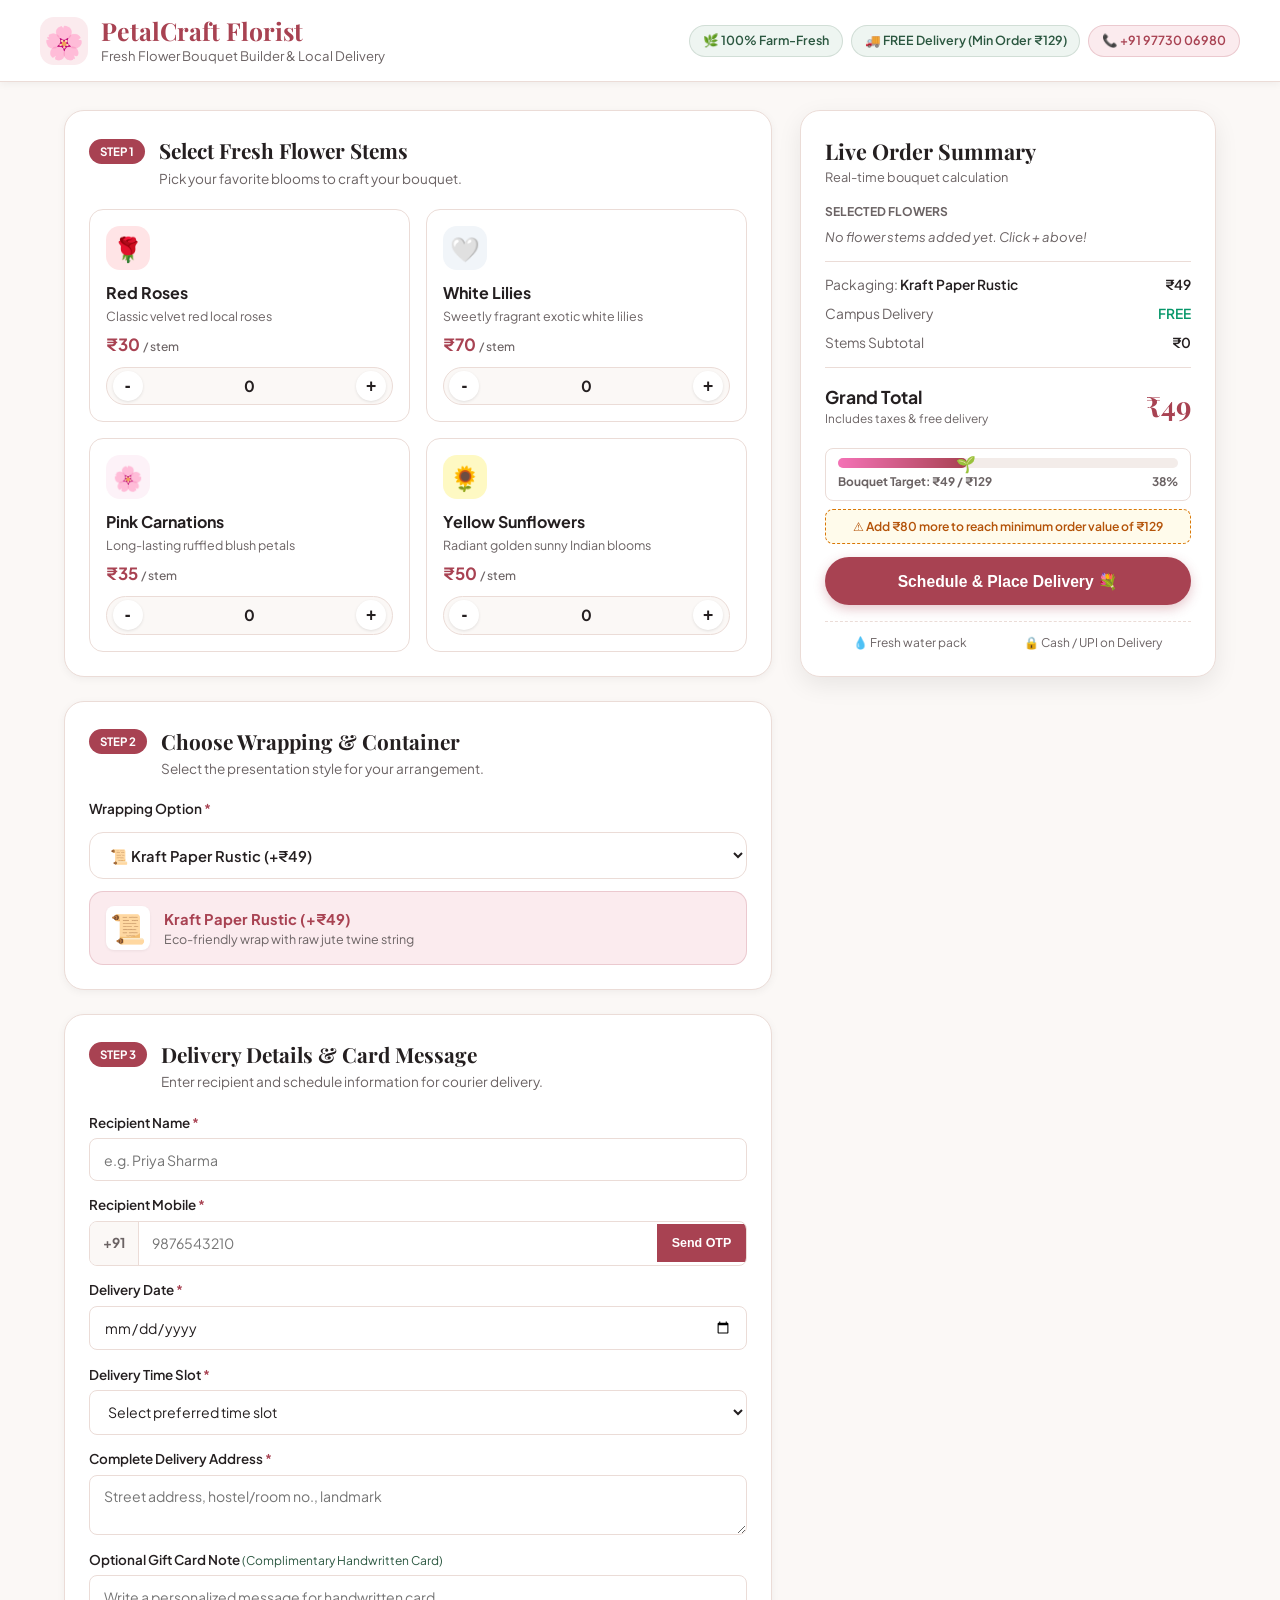
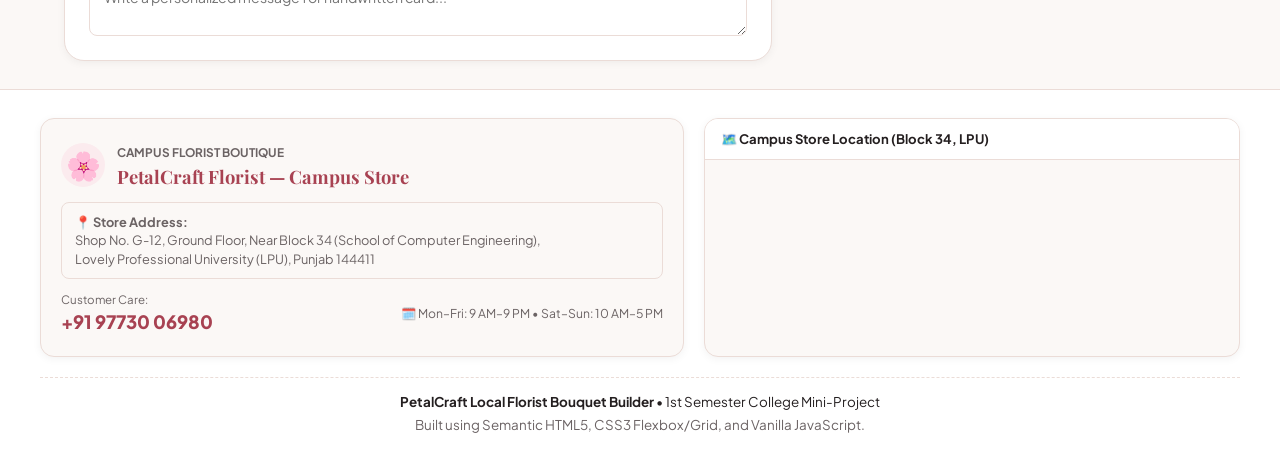
<file: index.html>
<!DOCTYPE html>
<html lang="en">
<head>
  <meta charset="UTF-8">
  <meta name="viewport" content="width=device-width, initial-scale=1.0">
  <title>PetalCraft | Local Florist Fresh Flower Bouquet Builder</title>
  <link rel="preconnect" href="https://fonts.googleapis.com">
  <link rel="preconnect" href="https://fonts.gstatic.com" crossorigin>
  <link href="https://fonts.googleapis.com/css2?family=Plus+Jakarta+Sans:wght@400;500;600;700&family=Playfair+Display:ital,wght@0,600;0,700;1,400&display=swap" rel="stylesheet">
  <link rel="stylesheet" href="style.css?v=3">
</head>
<body>

  <!-- Site Header -->
  <header class="site-header">
    <div class="header-container">
      <div class="brand">
        <span class="brand-icon">🌸</span>
        <div><h1 class="brand-title">PetalCraft Florist</h1><p class="brand-tagline">Fresh Flower Bouquet Builder & Local Delivery</p></div>
      </div>
      <div class="header-badges">
        <span class="badge">🌿 100% Farm-Fresh</span>
        <span class="badge">🚚 FREE Delivery (Min Order ₹129)</span>
        <a href="tel:+919773006980" class="badge support-badge">📞 +91 97730 06980</a>
      </div>
    </div>
  </header>

  <!-- Main Layout -->
  <main class="main-container">
    <div class="builder-column">

      <!-- Step 1: Flower Stems -->
      <section class="card-section">
        <div class="section-heading">
          <span class="step-pill">Step 1</span>
          <div><h2>Select Fresh Flower Stems</h2><p>Pick your favorite blooms to craft your bouquet.</p></div>
        </div>
        <div class="flowers-grid">
          <article class="flower-card" data-flower="rose">
            <div class="flower-icon-wrap rose-bg">🌹</div>
            <div class="flower-info"><h3>Red Roses</h3><p class="flower-desc">Classic velvet red local roses</p><span class="flower-price">₹30 <small>/ stem</small></span></div>
            <div class="qty-control"><button type="button" class="btn-qty" onclick="changeQty('rose', -1)">-</button><span class="qty-display" id="qty-rose">0</span><button type="button" class="btn-qty" onclick="changeQty('rose', 1)">+</button></div>
          </article>
          <article class="flower-card" data-flower="lily">
            <div class="flower-icon-wrap lily-bg">🤍</div>
            <div class="flower-info"><h3>White Lilies</h3><p class="flower-desc">Sweetly fragrant exotic white lilies</p><span class="flower-price">₹70 <small>/ stem</small></span></div>
            <div class="qty-control"><button type="button" class="btn-qty" onclick="changeQty('lily', -1)">-</button><span class="qty-display" id="qty-lily">0</span><button type="button" class="btn-qty" onclick="changeQty('lily', 1)">+</button></div>
          </article>
          <article class="flower-card" data-flower="carnation">
            <div class="flower-icon-wrap carnation-bg">🌸</div>
            <div class="flower-info"><h3>Pink Carnations</h3><p class="flower-desc">Long-lasting ruffled blush petals</p><span class="flower-price">₹35 <small>/ stem</small></span></div>
            <div class="qty-control"><button type="button" class="btn-qty" onclick="changeQty('carnation', -1)">-</button><span class="qty-display" id="qty-carnation">0</span><button type="button" class="btn-qty" onclick="changeQty('carnation', 1)">+</button></div>
          </article>
          <article class="flower-card" data-flower="sunflower">
            <div class="flower-icon-wrap sunflower-bg">🌻</div>
            <div class="flower-info"><h3>Yellow Sunflowers</h3><p class="flower-desc">Radiant golden sunny Indian blooms</p><span class="flower-price">₹50 <small>/ stem</small></span></div>
            <div class="qty-control"><button type="button" class="btn-qty" onclick="changeQty('sunflower', -1)">-</button><span class="qty-display" id="qty-sunflower">0</span><button type="button" class="btn-qty" onclick="changeQty('sunflower', 1)">+</button></div>
          </article>
        </div>
      </section>

      <!-- Step 2: Wrapping Dropdown -->
      <section class="card-section">
        <div class="section-heading">
          <span class="step-pill">Step 2</span>
          <div><h2>Choose Wrapping & Container</h2><p>Select the presentation style for your arrangement.</p></div>
        </div>
        <div class="wrapping-select-group">
          <label for="wrappingSelect" class="form-label">Wrapping Option <span class="req">*</span></label>
          <select id="wrappingSelect" class="form-select" onchange="updateSummary()">
            <option value="kraft" selected>📜 Kraft Paper Rustic (+₹49)</option>
            <option value="satin">🎀 Luxury Satin Wrap (+₹99)</option>
            <option value="vase">🏺 Handmade Glass Vase (+₹199)</option>
            <option value="basket">🧺 Artisan Woven Basket (+₹249)</option>
          </select>
          <div class="wrap-preview-badge">
            <span class="wrap-badge-icon" id="wrapPreviewIcon">📜</span>
            <div><strong id="wrapPreviewTitle">Kraft Paper Rustic (+₹49)</strong><p id="wrapPreviewDesc">Eco-friendly wrap with raw jute twine string</p></div>
          </div>
        </div>
      </section>

      <!-- Step 3: Delivery Form -->
      <section class="card-section">
        <div class="section-heading">
          <span class="step-pill">Step 3</span>
          <div><h2>Delivery Details & Card Message</h2><p>Enter recipient and schedule information for courier delivery.</p></div>
        </div>
        <form id="orderForm" onsubmit="handleOrderSubmit(event)" novalidate>
          <div class="form-grid">
            <div class="form-group">
              <label for="recipientName">Recipient Name <span class="req">*</span></label>
              <input type="text" id="recipientName" placeholder="e.g. Priya Sharma" required>
            </div>
            <div class="form-group">
              <label for="recipientPhone">Recipient Mobile <span class="req">*</span></label>
              <div class="phone-input-wrap">
                <span class="country-prefix">+91</span>
                <input type="tel" id="recipientPhone" placeholder="9876543210" maxlength="10" required>
                <button type="button" class="btn-otp" onclick="sendOtp()">Send OTP</button>
              </div>
              <span class="phone-verified-tag" id="phoneVerifiedTag" style="display: none;">✓ Verified</span>
            </div>
            <div class="form-group full-width" id="otpBox" style="display: none;">
              <div class="otp-card">
                <div class="otp-card-top"><span>🔐 4-Digit Verification OTP</span><span class="otp-demo-badge">Demo OTP: 1234</span></div>
                <div class="otp-input-row">
                  <input type="text" id="otpInput" maxlength="4" placeholder="Enter 4-digit OTP" class="otp-field">
                  <button type="button" class="btn-verify" onclick="verifyOtp()">Verify OTP</button>
                </div>
                <small class="otp-hint-text">Enter the demo OTP code above to confirm phone ownership.</small>
              </div>
            </div>
            <div class="form-group">
              <label for="deliveryDate">Delivery Date <span class="req">*</span></label>
              <input type="date" id="deliveryDate" required>
            </div>
            <div class="form-group">
              <label for="timeSlot">Delivery Time Slot <span class="req">*</span></label>
              <select id="timeSlot" required>
                <option value="">Select preferred time slot</option>
                <option value="Morning (09:00 AM - 12:00 PM)">Morning (09:00 AM - 12:00 PM)</option>
                <option value="Afternoon (01:00 PM - 04:00 PM)">Afternoon (01:00 PM - 04:00 PM)</option>
                <option value="Evening (05:00 PM - 08:00 PM)">Evening (05:00 PM - 08:00 PM)</option>
              </select>
            </div>
            <div class="form-group full-width">
              <label for="deliveryAddress">Complete Delivery Address <span class="req">*</span></label>
              <textarea id="deliveryAddress" rows="2" placeholder="Street address, hostel/room no., landmark" required></textarea>
            </div>
            <div class="form-group full-width">
              <label for="giftMessage">Optional Gift Card Note <span class="char-hint">(Complimentary Handwritten Card)</span></label>
              <textarea id="giftMessage" rows="2" placeholder="Write a personalized message for handwritten card..."></textarea>
            </div>
          </div>
        </form>
      </section>
    </div>

    <!-- Live Order Summary Sidebar -->
    <aside class="summary-column">
      <div class="summary-sticky-card">
        <h2 class="summary-title">Live Order Summary</h2>
        <p class="summary-subtitle">Real-time bouquet calculation</p>
        <div class="summary-block">
          <span class="summary-label">Selected Flowers</span>
          <ul class="stems-list" id="stemsList"><li class="empty-state">No flower stems added yet. Click + above!</li></ul>
        </div>
        <div class="divider"></div>
        <div class="summary-line"><span>Packaging: <strong id="summaryPackagingName">Kraft Paper Rustic</strong></span><span id="summaryPackagingCost">₹49</span></div>
        <div class="summary-line"><span>Campus Delivery</span><span><strong style="color:#059669">FREE</strong></span></div>
        <div class="summary-line"><span>Stems Subtotal</span><span id="summaryStemSubtotal">₹0</span></div>
        <div class="divider"></div>
        <div class="summary-total-line">
          <div><span class="total-label">Grand Total</span><small class="total-hint">Includes taxes & free delivery</small></div>
          <span class="total-price" id="grandTotal">₹49</span>
        </div>
        <!-- Flower Bouquet Progress Loading Bar -->
        <div class="flower-progress-box">
          <div class="flower-progress-bar"><div class="flower-progress-fill" id="flowerProgressFill" style="width: 38%;"><span class="flower-progress-bud" id="flowerBudIcon">🌱</span></div></div>
          <div class="flower-progress-text"><span id="flowerProgressStatus">Bouquet Growth: ₹49 / ₹129</span><span id="flowerProgressPct">38%</span></div>
        </div>
        <div class="min-order-hint" id="minOrderHint">⚠️ Min order value is ₹129. Add ₹80 more to checkout.</div>
        <button type="button" class="btn-checkout" onclick="handleOrderSubmit(event)">Schedule & Place Delivery 💐</button>
        <div class="summary-footer-perks"><span>💧 Fresh water pack</span><span>🔒 Cash / UPI on Delivery</span></div>
      </div>
    </aside>
  </main>

  <!-- Tax Invoice Modal -->
  <div class="modal-overlay" id="orderModal" role="dialog" aria-modal="true" aria-labelledby="modalTitle">
    <div class="modal-card">
      <div class="modal-header">
        <div class="modal-badge-check">✓</div>
        <span class="status-chip">Order Placed Successfully!</span>
        <h2 id="modalTitle">Flower Delivery Confirmed</h2>
        <p class="modal-desc">Thank you! Your tracking details and bill receipt are generated below.</p>
      </div>
      <div class="printable-invoice" id="printableInvoice"></div>
      <div class="modal-actions">
        <button type="button" class="btn-secondary" onclick="window.print()">🖨️ Print / Save Bill</button>
        <button type="button" class="btn-primary" onclick="closeModal()">🌸 Place Another Order</button>
      </div>
    </div>
  </div>

  <!-- Store Address & Map Footer -->
  <footer class="site-footer">
    <div class="footer-container">
      <div class="footer-store-grid">
        <div class="support-card">
          <div class="support-header"><span class="support-icon">🌸</span><div><span class="support-label">Campus Florist Boutique</span><h3 class="store-name">PetalCraft Florist — Campus Store</h3></div></div>
          <address class="store-address">📍 <strong>Store Address:</strong><br>Shop No. G-12, Ground Floor, Near Block 34 (School of Computer Engineering),<br>Lovely Professional University (LPU), Punjab 144411</address>
          <div class="support-contact-row">
            <div><span class="contact-mini-label">Customer Care:</span><a href="tel:+919773006980" class="support-phone">+91 97730 06980</a></div>
            <div class="support-hours">🗓️ Mon–Fri: 9 AM–9 PM • Sat–Sun: 10 AM–5 PM</div>
          </div>
        </div>
        <div class="map-card">
          <div class="map-card-header"><span>🗺️ Campus Store Location (Block 34, LPU)</span></div>
          <div class="map-responsive">
            <iframe src="https://www.google.com/maps/embed?pb=!1m18!1m12!1m3!1d3410.8963053992857!2d75.70218537587695!3d31.25129377433827!2m3!1f0!2f0!3f0!3m2!1i1024!2i768!4f13.1!3m3!1m2!1s0x391a5f666a524c0b%3A0x196fbb45828c029a!2sBlock%2034%20-%20School%20of%20Computer%20Engineering%2C%20Punjab%20144411!5e0!3m2!1sen!2sin!4v1794121090671!5m2!1sen!2sin" width="100%" height="190" style="border:0;" allowfullscreen="" loading="lazy" referrerpolicy="strict-origin-when-cross-origin"></iframe>
          </div>
        </div>
      </div>
      <div class="footer-bottom-info">
        <p><strong>PetalCraft Local Florist Bouquet Builder</strong> • 1st Semester College Mini-Project</p>
        <p class="footer-sub">Built using Semantic HTML5, CSS3 Flexbox/Grid, and Vanilla JavaScript.</p>
      </div>
    </div>
  </footer>

  <script src="script.js"></script>
</body>
</html>
</file>
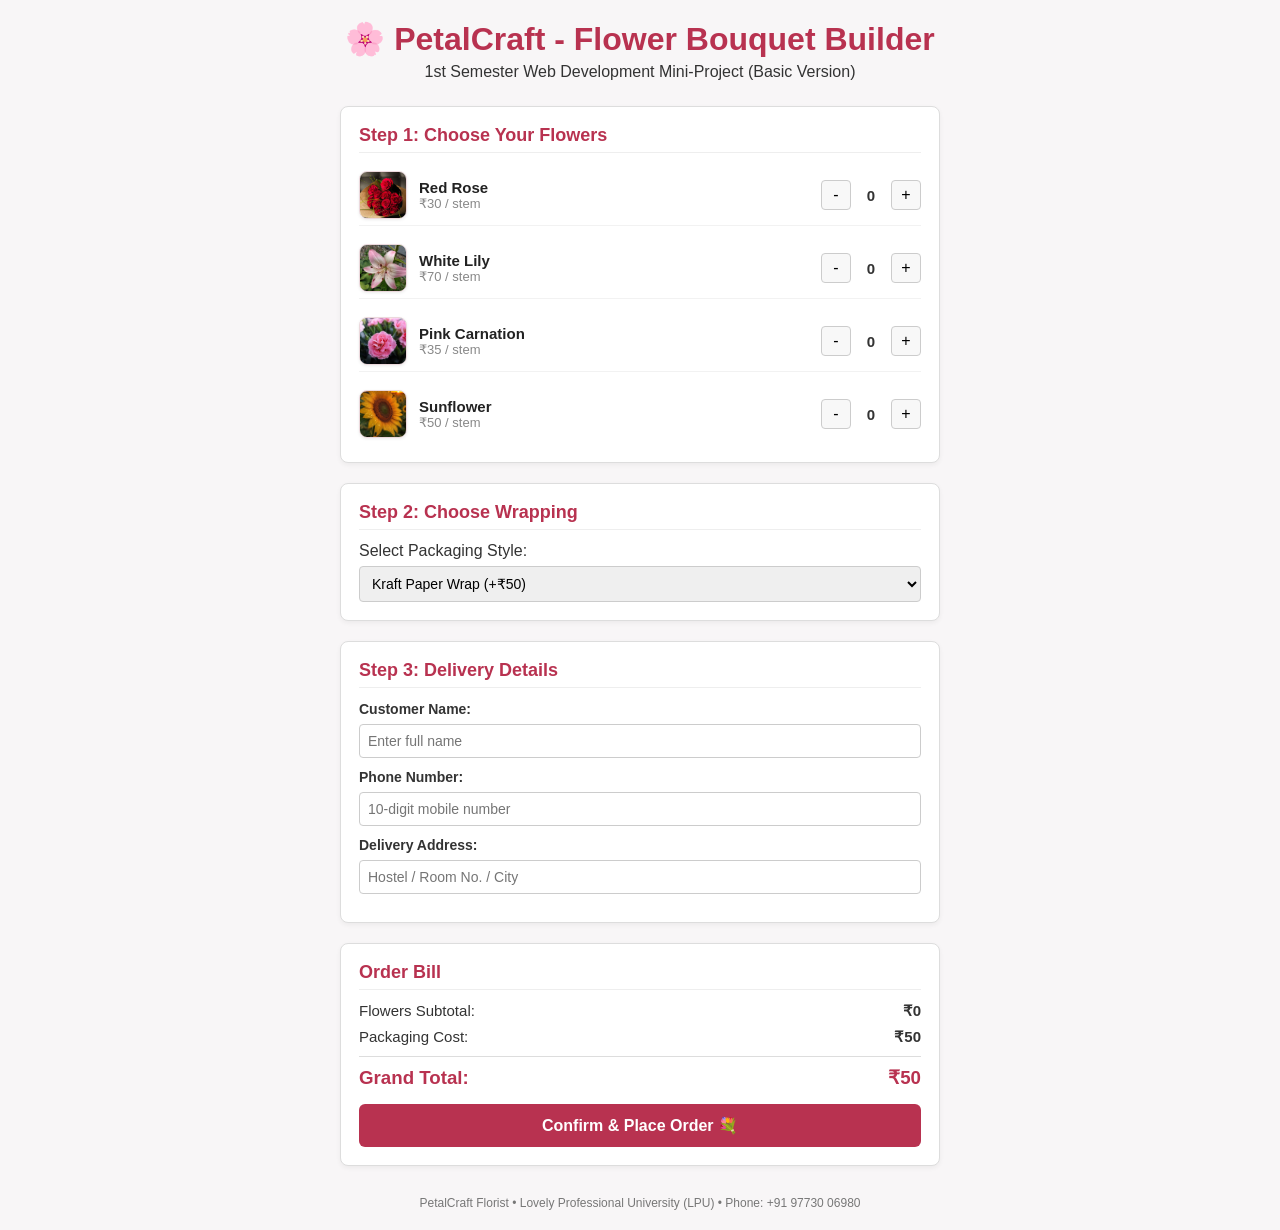
<file: basic-version/index.html>
<!DOCTYPE html>
<html lang="en">
<head>
  <meta charset="UTF-8">
  <meta name="viewport" content="width=device-width, initial-scale=1.0">
  <title>Flower Bouquet Builder - Basic Version</title>
  <link rel="stylesheet" href="style.css?v=2">
</head>
<body>

  <header class="header">
    <h1>🌸 PetalCraft - Flower Bouquet Builder</h1>
    <p>1st Semester Web Development Mini-Project (Basic Version)</p>
  </header>

  <main class="container">
    
    <!-- Step 1: Select Flowers -->
    <section class="card">
      <h2>Step 1: Choose Your Flowers</h2>
      <div class="flower-list">
        
        <div class="flower-item">
          <div class="flower-info">
            <img src="images/rose.jpg" alt="Red Rose" class="flower-thumb">
            <div>
              <strong>Red Rose</strong>
              <span class="flower-price">₹30 / stem</span>
            </div>
          </div>
          <div class="counter">
            <button type="button" onclick="changeQty('rose', -1)">-</button>
            <span id="qty-rose">0</span>
            <button type="button" onclick="changeQty('rose', 1)">+</button>
          </div>
        </div>

        <div class="flower-item">
          <div class="flower-info">
            <img src="images/lily.jpg" alt="White Lily" class="flower-thumb">
            <div>
              <strong>White Lily</strong>
              <span class="flower-price">₹70 / stem</span>
            </div>
          </div>
          <div class="counter">
            <button type="button" onclick="changeQty('lily', -1)">-</button>
            <span id="qty-lily">0</span>
            <button type="button" onclick="changeQty('lily', 1)">+</button>
          </div>
        </div>

        <div class="flower-item">
          <div class="flower-info">
            <img src="images/carnation.jpg" alt="Pink Carnation" class="flower-thumb">
            <div>
              <strong>Pink Carnation</strong>
              <span class="flower-price">₹35 / stem</span>
            </div>
          </div>
          <div class="counter">
            <button type="button" onclick="changeQty('carnation', -1)">-</button>
            <span id="qty-carnation">0</span>
            <button type="button" onclick="changeQty('carnation', 1)">+</button>
          </div>
        </div>

        <div class="flower-item">
          <div class="flower-info">
            <img src="images/sunflower.jpg" alt="Sunflower" class="flower-thumb">
            <div>
              <strong>Sunflower</strong>
              <span class="flower-price">₹50 / stem</span>
            </div>
          </div>
          <div class="counter">
            <button type="button" onclick="changeQty('sunflower', -1)">-</button>
            <span id="qty-sunflower">0</span>
            <button type="button" onclick="changeQty('sunflower', 1)">+</button>
          </div>
        </div>

      </div>
    </section>

    <!-- Step 2: Choose Packaging -->
    <section class="card">
      <h2>Step 2: Choose Wrapping</h2>
      <label for="wrapSelect">Select Packaging Style:</label>
      <select id="wrapSelect" onchange="calculateTotal()">
        <option value="50">Kraft Paper Wrap (+₹50)</option>
        <option value="100">Luxury Satin Ribbon (+₹100)</option>
        <option value="200">Glass Vase (+₹200)</option>
      </select>
    </section>

    <!-- Step 3: Delivery Info -->
    <section class="card">
      <h2>Step 3: Delivery Details</h2>
      <div class="form-group">
        <label for="custName">Customer Name:</label>
        <input type="text" id="custName" placeholder="Enter full name">
      </div>
      <div class="form-group">
        <label for="custPhone">Phone Number:</label>
        <input type="tel" id="custPhone" placeholder="10-digit mobile number">
      </div>
      <div class="form-group">
        <label for="custAddress">Delivery Address:</label>
        <input type="text" id="custAddress" placeholder="Hostel / Room No. / City">
      </div>
    </section>

    <!-- Step 4: Live Bill & Submit -->
    <section class="card bill-card">
      <h2>Order Bill</h2>
      <p>Flowers Subtotal: <strong id="flowerSubtotal">₹0</strong></p>
      <p>Packaging Cost: <strong id="packagingCost">₹50</strong></p>
      <hr>
      <h3>Grand Total: <span id="grandTotal">₹50</span></h3>
      <button type="button" class="order-btn" onclick="placeOrder()">Confirm & Place Order 💐</button>
    </section>

  </main>

  <footer class="footer">
    <p>PetalCraft Florist • Lovely Professional University (LPU) • Phone: +91 97730 06980</p>
  </footer>

  <script src="script.js"></script>
</body>
</html>
</file>
<file: style.css>
/* PetalCraft Florist - Stylesheet (1st Semester Project) */

/* 1. Global CSS Variables & Design System */
:root {
  --primary: #a84252;
  --primary-hover: #8f3443;
  --primary-light: #fbebee;
  --botanical: #2b5740;
  --botanical-light: #eef5f1;
  --bg-page: #fbf8f6;
  --bg-card: #ffffff;
  --text-main: #241f20;
  --text-muted: #6b6364;
  --border: #ebdcd7;
  --shadow-sm: 0 2px 8px rgba(0, 0, 0, 0.05);
  --shadow-md: 0 8px 24px rgba(0, 0, 0, 0.08);
  --radius-sm: 8px;
  --radius-md: 14px;
  --radius-lg: 20px;
  --radius-full: 999px;
  --font-body: 'Plus Jakarta Sans', system-ui, sans-serif;
  --font-serif: 'Playfair Display', Georgia, serif;
}

/* 2. Universal Reset */
*,
*::before,
*::after {
  box-sizing: border-box;
  margin: 0;
  padding: 0;
}

/* 3. Base Body & Solid Warm Background */
body {
  font-family: var(--font-body);
  background-color: var(--bg-page);
  color: var(--text-main);
  line-height: 1.5;
  min-height: 100vh;
  display: flex;
  flex-direction: column;
}

/* 4. Site Header & Badges */
.site-header {
  background: var(--bg-card);
  border-bottom: 1px solid var(--border);
  padding: 1rem 1.5rem;
  box-shadow: var(--shadow-sm);
}

.header-container {
  max-width: 1200px;
  margin: 0 auto;
  display: flex;
  justify-content: space-between;
  align-items: center;
  flex-wrap: wrap;
  gap: 1rem;
}

.brand {
  display: flex;
  align-items: center;
  gap: 0.8rem;
}

.brand-icon {
  font-size: 2rem;
  background: var(--primary-light);
  width: 48px;
  height: 48px;
  display: grid;
  place-items: center;
  border-radius: var(--radius-md);
}

.brand-title {
  font-family: var(--font-serif);
  font-size: 1.55rem;
  color: var(--primary);
  line-height: 1.2;
}

.brand-tagline {
  font-size: 0.82rem;
  color: var(--text-muted);
}

.header-badges {
  display: flex;
  gap: 0.5rem;
  flex-wrap: wrap;
}

.badge {
  background: var(--botanical-light);
  color: var(--botanical);
  font-size: 0.78rem;
  font-weight: 600;
  padding: 0.35rem 0.8rem;
  border-radius: var(--radius-full);
  border: 1px solid rgba(43, 87, 64, 0.15);
  text-decoration: none;
}

.support-badge {
  background: var(--primary-light);
  color: var(--primary);
  border-color: rgba(168, 66, 82, 0.2);
}

.support-badge:hover {
  background: var(--primary);
  color: #ffffff;
}

/* 5. Main 2-Column Layout */
.main-container {
  max-width: 1200px;
  width: 100%;
  margin: 1.75rem auto;
  padding: 0 1.5rem;
  display: grid;
  grid-template-columns: 1.7fr 1fr;
  gap: 1.75rem;
  align-items: start;
  flex: 1;
}

.builder-column {
  display: flex;
  flex-direction: column;
  gap: 1.5rem;
}

.card-section {
  background: var(--bg-card);
  border: 1px solid var(--border);
  border-radius: var(--radius-lg);
  padding: 1.5rem;
  box-shadow: var(--shadow-sm);
}

.section-heading {
  display: flex;
  align-items: flex-start;
  gap: 0.85rem;
  margin-bottom: 1.25rem;
}

.step-pill {
  background: var(--primary);
  color: #ffffff;
  font-size: 0.72rem;
  font-weight: 700;
  padding: 0.25rem 0.7rem;
  border-radius: var(--radius-full);
  text-transform: uppercase;
  margin-top: 0.2rem;
}

.section-heading h2 {
  font-family: var(--font-serif);
  font-size: 1.3rem;
}

.section-heading p {
  font-size: 0.85rem;
  color: var(--text-muted);
  margin-top: 0.15rem;
}

/* 6. Step 1: Flower Cards Grid */
.flowers-grid {
  display: grid;
  grid-template-columns: repeat(auto-fit, minmax(220px, 1fr));
  gap: 1rem;
}

.flower-card {
  border: 1px solid var(--border);
  border-radius: var(--radius-md);
  padding: 1rem;
  display: flex;
  flex-direction: column;
  gap: 0.65rem;
  background: var(--bg-card);
  transition: transform 0.2s, border-color 0.2s;
}

.flower-card:hover {
  transform: translateY(-2px);
  border-color: var(--primary);
}

.flower-card.has-selected {
  border-color: var(--primary);
  background: var(--primary-light);
}

.flower-icon-wrap {
  width: 44px;
  height: 44px;
  border-radius: var(--radius-md);
  display: grid;
  place-items: center;
  font-size: 1.5rem;
}

.rose-bg {
  background: #ffe4e6;
}

.lily-bg {
  background: #f1f5f9;
}

.carnation-bg {
  background: #fdf2f8;
}

.sunflower-bg {
  background: #fef9c3;
}

.flower-info h3 {
  font-size: 1rem;
  font-weight: 700;
}

.flower-desc {
  font-size: 0.78rem;
  color: var(--text-muted);
  margin: 0.15rem 0 0.35rem;
}

.flower-price {
  font-size: 1.05rem;
  font-weight: 700;
  color: var(--primary);
}

.flower-price small {
  font-size: 0.75rem;
  color: var(--text-muted);
  font-weight: 500;
}

.qty-control {
  display: flex;
  align-items: center;
  justify-content: space-between;
  background: var(--bg-page);
  border-radius: var(--radius-full);
  padding: 0.2rem 0.35rem;
  border: 1px solid var(--border);
  margin-top: auto;
}

.btn-qty {
  width: 30px;
  height: 30px;
  border-radius: 50%;
  border: none;
  background: var(--bg-card);
  color: var(--text-main);
  font-size: 1.1rem;
  font-weight: 700;
  cursor: pointer;
  display: grid;
  place-items: center;
  box-shadow: 0 1px 3px rgba(0, 0, 0, 0.1);
}

.btn-qty:hover {
  background: var(--primary);
  color: #ffffff;
}

.qty-display {
  font-size: 0.95rem;
  font-weight: 700;
  min-width: 22px;
  text-align: center;
}

/* 7. Step 2: Wrapping Selector & Preview */
.wrapping-select-group {
  display: flex;
  flex-direction: column;
  gap: 0.75rem;
}

.form-label {
  font-size: 0.85rem;
  font-weight: 600;
}

.form-select {
  width: 100%;
  padding: 0.8rem 1rem;
  border: 1.5px solid var(--border);
  border-radius: var(--radius-md);
  font-family: inherit;
  font-size: 0.92rem;
  font-weight: 600;
  background: var(--bg-card);
  color: var(--text-main);
  cursor: pointer;
  outline: none;
}

.form-select:focus,
.form-group input:focus,
.form-group select:focus,
.form-group textarea:focus {
  border-color: var(--primary);
  outline: none;
}

.wrap-preview-badge {
  display: flex;
  align-items: center;
  gap: 0.85rem;
  background: var(--primary-light);
  border: 1px solid rgba(168, 66, 82, 0.2);
  border-radius: var(--radius-md);
  padding: 0.85rem 1rem;
}

.wrap-badge-icon {
  font-size: 1.8rem;
  width: 44px;
  height: 44px;
  background: var(--bg-card);
  border-radius: var(--radius-sm);
  display: grid;
  place-items: center;
  flex-shrink: 0;
  box-shadow: 0 1px 3px rgba(0, 0, 0, 0.06);
}

.wrap-preview-badge strong {
  display: block;
  font-size: 0.92rem;
  color: var(--primary);
}

.wrap-preview-badge p {
  font-size: 0.78rem;
  color: var(--text-muted);
}

/* 8. Step 3: Delivery Form & Mobile OTP */
.form-grid {
  display: flex;
  flex-direction: column;
  gap: 0.9rem;
}

.full-width {
  width: 100%;
}

.form-group {
  display: flex;
  flex-direction: column;
  gap: 0.35rem;
}

.form-group label {
  font-size: 0.84rem;
  font-weight: 600;
}

.req {
  color: var(--primary);
}

.char-hint {
  font-size: 0.75rem;
  color: var(--botanical);
  font-weight: 400;
}

.form-group input,
.form-group select,
.form-group textarea {
  width: 100%;
  padding: 0.7rem 0.85rem;
  border: 1px solid var(--border);
  border-radius: var(--radius-sm);
  font-family: inherit;
  font-size: 0.88rem;
  outline: none;
  background: var(--bg-card);
  color: var(--text-main);
}

.phone-input-wrap {
  display: flex;
  align-items: center;
  border: 1px solid var(--border);
  border-radius: var(--radius-sm);
  background: var(--bg-card);
  overflow: hidden;
}

.country-prefix {
  padding: 0.7rem 0.8rem;
  background: var(--bg-page);
  font-size: 0.85rem;
  font-weight: 700;
  color: var(--text-muted);
  border-right: 1px solid var(--border);
}

.phone-input-wrap input {
  border: none !important;
  flex: 1;
  border-radius: 0 !important;
}

.phone-input-wrap input:focus {
  box-shadow: none !important;
}

.btn-otp {
  background: var(--primary);
  color: #ffffff;
  border: none;
  font-size: 0.78rem;
  font-weight: 700;
  padding: 0.75rem 0.9rem;
  cursor: pointer;
  white-space: nowrap;
}

.btn-otp:hover,
.btn-checkout:hover {
  background: var(--primary-hover);
}

.phone-verified-tag {
  font-size: 0.76rem;
  font-weight: 700;
  color: #059669;
  margin-top: 0.2rem;
}

.otp-card {
  background: var(--primary-light);
  border: 1.5px dashed var(--primary);
  border-radius: var(--radius-md);
  padding: 0.85rem 1rem;
  display: flex;
  flex-direction: column;
  gap: 0.5rem;
}

.otp-card-top {
  display: flex;
  justify-content: space-between;
  align-items: center;
  font-size: 0.82rem;
  font-weight: 700;
  color: var(--text-main);
}

.otp-demo-badge {
  background: var(--bg-card);
  color: var(--primary);
  padding: 0.15rem 0.55rem;
  border-radius: var(--radius-full);
  font-size: 0.78rem;
  font-weight: 800;
  border: 1px solid rgba(168, 66, 82, 0.3);
}

.otp-input-row {
  display: flex;
  gap: 0.5rem;
}

.otp-field {
  width: 140px !important;
  text-align: center;
  letter-spacing: 4px;
  font-weight: 700;
  font-size: 1rem !important;
}

.btn-verify {
  background: var(--botanical);
  color: #ffffff;
  border: none;
  border-radius: var(--radius-sm);
  font-size: 0.82rem;
  font-weight: 700;
  padding: 0.6rem 1rem;
  cursor: pointer;
}

.btn-verify:hover {
  opacity: 0.9;
}

.otp-hint-text {
  font-size: 0.74rem;
  color: var(--text-muted);
}

/* 9. Live Summary Sidebar */
.summary-column {
  position: relative;
}

.summary-sticky-card {
  position: sticky;
  top: 1.5rem;
  background: var(--bg-card);
  border: 1px solid var(--border);
  border-radius: var(--radius-lg);
  padding: 1.5rem;
  box-shadow: var(--shadow-md);
}

.summary-title {
  font-family: var(--font-serif);
  font-size: 1.35rem;
}

.summary-subtitle {
  font-size: 0.8rem;
  color: var(--text-muted);
  margin-bottom: 1rem;
}

.summary-label {
  font-size: 0.75rem;
  text-transform: uppercase;
  font-weight: 700;
  color: var(--text-muted);
  display: block;
  margin-bottom: 0.4rem;
}

.stems-list {
  list-style: none;
  display: flex;
  flex-direction: column;
  gap: 0.4rem;
}

.stems-list li {
  display: flex;
  justify-content: space-between;
  font-size: 0.86rem;
}

.stems-list .empty-state {
  color: var(--text-muted);
  font-style: italic;
  font-size: 0.82rem;
}

.divider {
  height: 1px;
  background: var(--border);
  margin: 0.85rem 0;
}

.summary-line {
  display: flex;
  justify-content: space-between;
  font-size: 0.86rem;
  margin-bottom: 0.5rem;
  color: var(--text-muted);
}

.summary-line strong,
.summary-line span:last-child {
  color: var(--text-main);
  font-weight: 600;
}

.summary-total-line {
  display: flex;
  justify-content: space-between;
  align-items: center;
  margin: 1rem 0 1.25rem;
}

.total-label {
  font-size: 1.1rem;
  font-weight: 700;
  display: block;
}

.total-hint {
  font-size: 0.74rem;
  color: var(--text-muted);
  display: block;
}

.total-price {
  font-family: var(--font-serif);
  font-size: 1.75rem;
  font-weight: 700;
  color: var(--primary);
}

.flower-progress-box {
  margin: 0.85rem 0 0.5rem;
  background: var(--bg-card);
  border: 1px solid var(--border);
  border-radius: var(--radius-sm);
  padding: 0.55rem 0.75rem;
}

.flower-progress-bar {
  width: 100%;
  height: 10px;
  background: #f3ece9;
  border-radius: var(--radius-full);
  position: relative;
}

.flower-progress-fill {
  height: 100%;
  background: linear-gradient(90deg, #f472b6, var(--primary));
  border-radius: var(--radius-full);
  transition: width 0.3s ease;
  position: relative;
}

.flower-progress-fill.is-complete {
  background: linear-gradient(90deg, #34d399, #059669);
}

.flower-progress-bud {
  position: absolute;
  right: -9px;
  top: -6px;
  font-size: 1rem;
  transition: transform 0.2s;
}

.flower-progress-text {
  display: flex;
  justify-content: space-between;
  font-size: 0.74rem;
  font-weight: 700;
  color: var(--text-muted);
  margin-top: 0.35rem;
}

.min-order-hint {
  display: block;
  font-size: 0.76rem;
  font-weight: 600;
  color: #b45309;
  background: #fffbeb;
  padding: 0.45rem 0.65rem;
  border-radius: var(--radius-sm);
  border: 1px dashed #d97706;
  margin-bottom: 0.85rem;
  text-align: center;
}

.min-order-hint.min-order-met {
  color: #047857;
  background: #ecfdf5;
  border-color: #10b981;
}

.btn-checkout {
  width: 100%;
  padding: 0.9rem;
  border: none;
  border-radius: var(--radius-full);
  background: var(--primary);
  color: #ffffff;
  font-size: 0.98rem;
  font-weight: 700;
  cursor: pointer;
  box-shadow: 0 4px 12px rgba(168, 66, 82, 0.3);
  transition: transform 0.2s;
}

.btn-checkout:hover {
  transform: translateY(-2px);
}

.summary-footer-perks {
  display: flex;
  justify-content: space-around;
  margin-top: 1rem;
  font-size: 0.75rem;
  color: var(--text-muted);
  border-top: 1px dashed var(--border);
  padding-top: 0.75rem;
}

/* 10. Tax Invoice Modal */
.modal-overlay {
  position: fixed;
  inset: 0;
  background: rgba(36, 31, 32, 0.65);
  display: none;
  place-items: center;
  z-index: 9999;
  padding: 1rem;
  opacity: 0;
  transition: opacity 0.25s;
  overflow-y: auto;
}

.modal-overlay.active {
  display: grid;
  opacity: 1;
}

.modal-card {
  background: var(--bg-card);
  color: var(--text-main);
  border-radius: var(--radius-lg);
  box-shadow: var(--shadow-md);
  max-width: 580px;
  width: 100%;
  padding: 1.75rem;
  margin: auto;
  max-height: 90vh;
  overflow-y: auto;
  text-align: center;
}

.modal-badge-check {
  width: 48px;
  height: 48px;
  background: var(--botanical-light);
  color: var(--botanical);
  font-size: 1.5rem;
  font-weight: 700;
  border-radius: 50%;
  display: grid;
  place-items: center;
  margin: 0 auto 0.5rem;
}

.status-chip {
  background: var(--botanical-light);
  color: var(--botanical);
  font-size: 0.74rem;
  font-weight: 700;
  text-transform: uppercase;
  padding: 0.25rem 0.75rem;
  border-radius: var(--radius-full);
  display: inline-block;
  margin-bottom: 0.35rem;
}

.modal-header h2 {
  font-family: var(--font-serif);
  font-size: 1.45rem;
}

.modal-desc {
  font-size: 0.84rem;
  color: var(--text-muted);
  margin-top: 0.2rem;
}

.printable-invoice {
  background: var(--bg-card);
  color: var(--text-main);
  border: 1px solid var(--border);
  border-radius: var(--radius-md);
  padding: 1rem;
  text-align: left;
  font-size: 0.85rem;
  margin: 1.25rem 0;
}

.invoice-header-row {
  display: flex;
  justify-content: space-between;
  border-bottom: 1px solid var(--border);
  padding-bottom: 0.6rem;
  margin-bottom: 0.65rem;
}

.invoice-shop-name {
  font-family: var(--font-serif);
  font-weight: 700;
  color: var(--primary);
}

.invoice-meta-sub {
  font-size: 0.74rem;
  color: var(--text-muted);
}

.bill-table {
  width: 100%;
  border-collapse: collapse;
  margin: 0.6rem 0;
}

.bill-table th {
  text-align: left;
  font-size: 0.72rem;
  text-transform: uppercase;
  color: var(--text-muted);
  border-bottom: 1px solid var(--border);
  padding: 0.35rem 0;
}

.bill-table td {
  padding: 0.4rem 0;
  border-bottom: 1px solid var(--border);
  font-size: 0.84rem;
}

.bill-table td.text-right,
.bill-table th.text-right {
  text-align: right;
}

.bill-subtotal-block {
  margin-top: 0.5rem;
  border-top: 1px dashed var(--border);
  padding-top: 0.4rem;
}

.bill-calc-row {
  display: flex;
  justify-content: space-between;
  font-size: 0.8rem;
  color: var(--text-muted);
  margin-bottom: 0.25rem;
}

.bill-grand-total-row {
  display: flex;
  justify-content: space-between;
  font-size: 1.1rem;
  font-weight: 700;
  color: var(--primary);
  border-top: 1.5px solid var(--border);
  padding-top: 0.5rem;
  margin-top: 0.4rem;
}

.delivery-summary-box {
  background: var(--bg-page);
  border-radius: var(--radius-sm);
  padding: 0.7rem;
  margin-top: 0.75rem;
  font-size: 0.8rem;
  display: grid;
  grid-template-columns: 1fr 1fr;
  gap: 0.4rem;
}

.gift-card-preview {
  margin-top: 0.65rem;
  padding: 0.6rem;
  background: var(--primary-light);
  border-left: 3px solid var(--primary);
  border-radius: 4px;
  font-size: 0.8rem;
}

.modal-actions {
  display: flex;
  gap: 0.75rem;
}

.btn-primary,
.btn-secondary {
  flex: 1;
  padding: 0.75rem;
  border-radius: var(--radius-full);
  font-weight: 700;
  font-size: 0.9rem;
  cursor: pointer;
  border: none;
}

.btn-primary {
  background: var(--primary);
  color: #ffffff;
}

.btn-primary:hover {
  background: var(--primary-hover);
}

.btn-secondary {
  background: var(--bg-card);
  border: 1.5px solid var(--border);
  color: var(--text-main);
}

.btn-secondary:hover {
  border-color: var(--primary);
  color: var(--primary);
}

/* 11. Footer & Campus Map Embed */
.site-footer {
  background: var(--bg-card);
  border-top: 1px solid var(--border);
  padding: 1.75rem 1.5rem 1.25rem;
  margin-top: auto;
}

.footer-container {
  max-width: 1200px;
  margin: 0 auto;
  display: flex;
  flex-direction: column;
  gap: 1.25rem;
}

.footer-store-grid {
  display: grid;
  grid-template-columns: 1.2fr 1fr;
  gap: 1.25rem;
  align-items: stretch;
}

.support-card {
  background: var(--bg-page);
  border: 1px solid var(--border);
  border-radius: var(--radius-md);
  padding: 1.25rem;
  display: flex;
  flex-direction: column;
  gap: 0.75rem;
  box-shadow: var(--shadow-sm);
  text-align: left;
}

.support-header {
  display: flex;
  align-items: center;
  gap: 0.75rem;
}

.support-icon {
  font-size: 1.75rem;
  background: var(--primary-light);
  width: 44px;
  height: 44px;
  border-radius: 50%;
  display: grid;
  place-items: center;
  flex-shrink: 0;
}

.support-label {
  font-size: 0.74rem;
  text-transform: uppercase;
  font-weight: 700;
  color: var(--text-muted);
}

.store-name {
  font-family: var(--font-serif);
  font-size: 1.15rem;
  color: var(--primary);
}

.store-address {
  font-style: normal;
  font-size: 0.8rem;
  color: var(--text-muted);
  line-height: 1.45;
  background: var(--bg-page);
  padding: 0.6rem 0.8rem;
  border-radius: var(--radius-sm);
  border: 1px solid var(--border);
}

.support-contact-row {
  display: flex;
  justify-content: space-between;
  align-items: center;
  flex-wrap: wrap;
  gap: 0.5rem;
  margin-top: auto;
}

.contact-mini-label {
  font-size: 0.72rem;
  color: var(--text-muted);
  display: block;
}

.support-phone {
  font-size: 1.15rem;
  font-weight: 800;
  color: var(--primary);
  text-decoration: none;
}

.support-phone:hover {
  text-decoration: underline;
}

.support-hours {
  font-size: 0.76rem;
  color: var(--text-muted);
}

.map-card {
  background: var(--bg-page);
  border: 1px solid var(--border);
  border-radius: var(--radius-md);
  overflow: hidden;
  display: flex;
  flex-direction: column;
  box-shadow: var(--shadow-sm);
}

.map-card-header {
  padding: 0.65rem 1rem;
  font-size: 0.82rem;
  font-weight: 700;
  color: var(--text-main);
  background: var(--bg-card);
  border-bottom: 1px solid var(--border);
}

.map-responsive {
  width: 100%;
  height: 100%;
  min-height: 190px;
}

.map-responsive iframe {
  width: 100%;
  height: 100%;
  min-height: 190px;
  display: block;
  border: 0;
}

.footer-bottom-info {
  text-align: center;
  border-top: 1px dashed var(--border);
  padding-top: 0.85rem;
}

.footer-bottom-info p {
  font-size: 0.84rem;
}

.footer-sub {
  font-size: 0.75rem;
  color: var(--text-muted);
  margin-top: 0.2rem;
}

/* 12. Responsive Media Queries & Print Styles */
@media (max-width: 900px) {
  .main-container {
    grid-template-columns: 1fr;
  }
  .summary-sticky-card {
    position: static;
  }
  .footer-store-grid {
    grid-template-columns: 1fr;
  }
}

@media (max-width: 600px) {
  .delivery-summary-box {
    grid-template-columns: 1fr;
  }
  .header-container {
    flex-direction: column;
    align-items: flex-start;
  }
  .flowers-grid {
    grid-template-columns: 1fr;
  }
  .modal-actions {
    flex-direction: column;
  }
}

@media print {
  body * {
    visibility: hidden;
  }
  .modal-overlay,
  .modal-overlay * {
    visibility: visible;
  }
  .modal-overlay {
    position: absolute;
    inset: 0;
    background: transparent;
    display: block;
    padding: 0;
  }
  .modal-card {
    box-shadow: none;
    border: none;
    max-width: 100%;
    padding: 0;
  }
  .modal-actions,
  .site-header,
  .site-footer {
    display: none !important;
  }
}
</file>
<file: basic-version/style.css>
/* Basic Version - Simple CSS (Easy for Viva) */

* {
  box-sizing: border-box;
  margin: 0;
  padding: 0;
  font-family: Arial, sans-serif;
}

body {
  background-color: #f8f6f7;
  color: #333333;
  padding: 20px;
  min-height: 100vh;
}

.header {
  text-align: center;
  margin-bottom: 25px;
}

.header h1 {
  color: #b83250;
  margin-bottom: 5px;
}

.container {
  max-width: 600px;
  margin: 0 auto;
  display: flex;
  flex-direction: column;
  gap: 20px;
}

.card {
  background-color: #ffffff;
  border: 1px solid #dddddd;
  border-radius: 8px;
  padding: 18px;
  box-shadow: 0 2px 5px rgba(0, 0, 0, 0.05);
}

.card h2 {
  font-size: 18px;
  color: #b83250;
  margin-bottom: 12px;
  border-bottom: 1px solid #eeeeee;
  padding-bottom: 6px;
}

.flower-list {
  display: flex;
  flex-direction: column;
  gap: 12px;
}

.flower-item {
  display: flex;
  justify-content: space-between;
  align-items: center;
  font-size: 15px;
  padding: 6px 0;
  border-bottom: 1px solid #f2f2f2;
}

.flower-item:last-child {
  border-bottom: none;
}

.flower-info {
  display: flex;
  align-items: center;
  gap: 12px;
}

.flower-thumb {
  width: 48px;
  height: 48px;
  border-radius: 8px;
  object-fit: cover;
  border: 1px solid #ebd8dc;
  box-shadow: 0 1px 3px rgba(0, 0, 0, 0.08);
}

.flower-info strong {
  display: block;
  font-size: 15px;
  color: #222222;
}

.flower-price {
  font-size: 13px;
  color: #888888;
  display: block;
}

.counter {
  display: flex;
  align-items: center;
  gap: 10px;
}

.counter button {
  width: 30px;
  height: 30px;
  font-size: 16px;
  cursor: pointer;
  border: 1px solid #cccccc;
  background-color: #f8f8f8;
  border-radius: 4px;
}

.counter button:hover {
  background-color: #b83250;
  color: #ffffff;
}

.counter span {
  font-weight: bold;
  min-width: 20px;
  text-align: center;
}

select, input {
  width: 100%;
  padding: 8px;
  margin-top: 6px;
  border: 1px solid #cccccc;
  border-radius: 4px;
  font-size: 14px;
}

.form-group {
  margin-bottom: 10px;
}

.form-group label {
  font-size: 14px;
  font-weight: bold;
}

.bill-card p {
  display: flex;
  justify-content: space-between;
  margin-bottom: 8px;
  font-size: 15px;
}

.bill-card hr {
  margin: 10px 0;
  border: 0;
  border-top: 1px solid #dddddd;
}

.bill-card h3 {
  display: flex;
  justify-content: space-between;
  color: #b83250;
  margin-bottom: 15px;
}

.order-btn {
  width: 100%;
  padding: 12px;
  background-color: #b83250;
  color: #ffffff;
  border: none;
  border-radius: 6px;
  font-size: 16px;
  font-weight: bold;
  cursor: pointer;
}

.order-btn:hover {
  background-color: #99233c;
}

.footer {
  text-align: center;
  margin-top: 30px;
  font-size: 12px;
  color: #777777;
}
</file>
